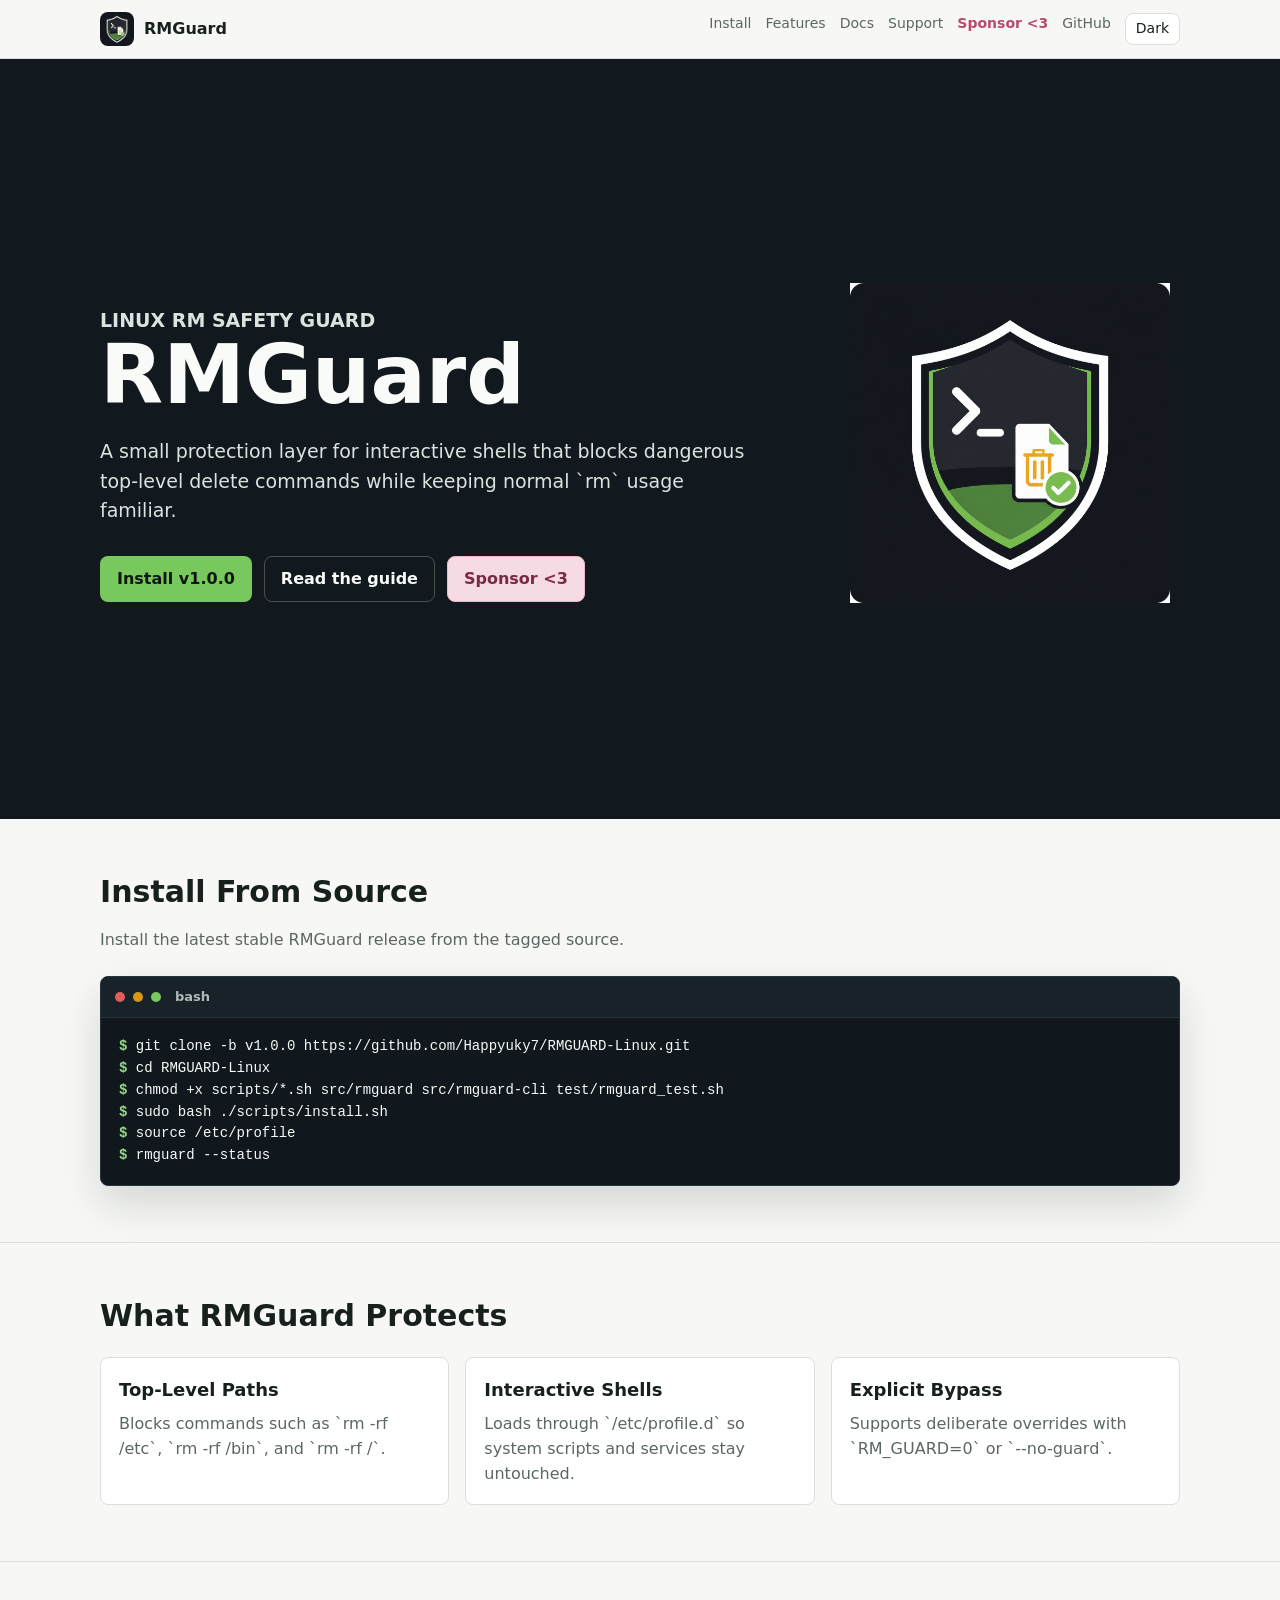
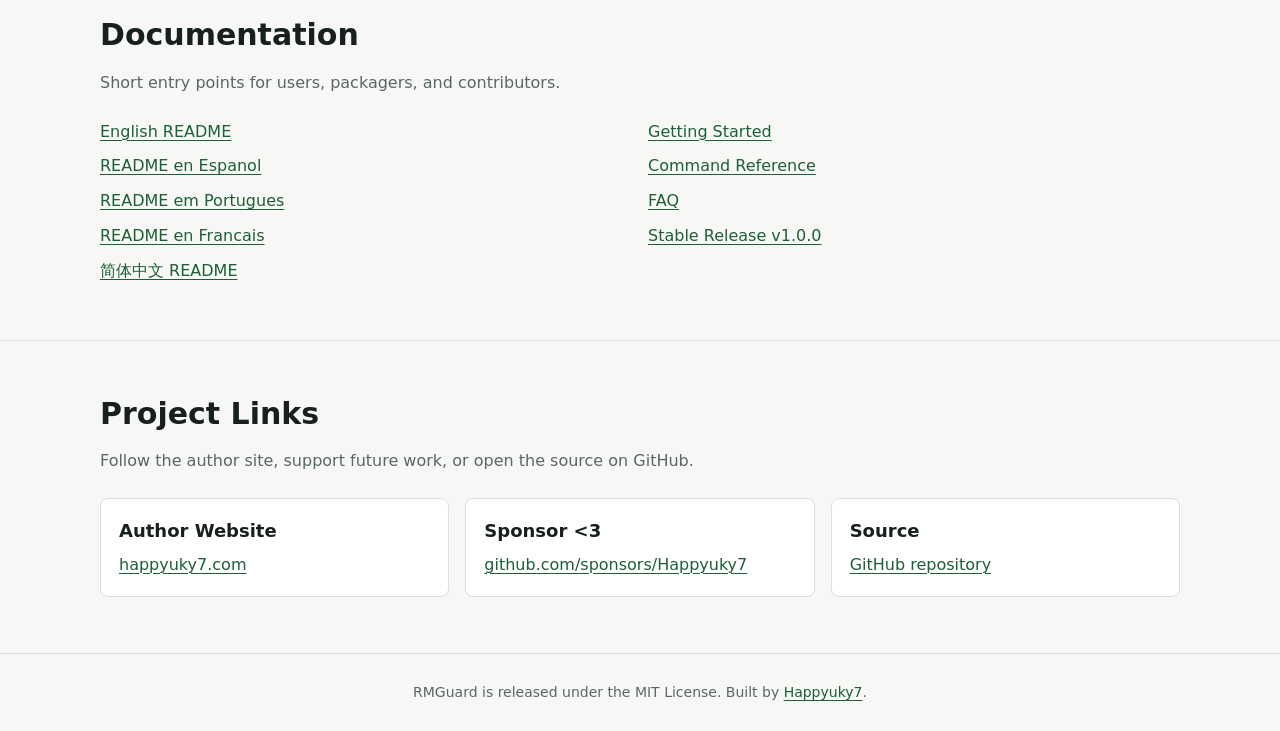
<file: docs/index.html>
<!doctype html>
<html lang="en">
  <head>
    <meta charset="utf-8">
    <meta name="viewport" content="width=device-width, initial-scale=1">
    <title>RMGuard</title>
    <meta name="description" content="RMGuard protects interactive Linux shells from dangerous rm commands.">
    <link rel="stylesheet" href="assets/site.css">
    <script src="assets/site.js" defer></script>
  </head>
  <body>
    <header class="topbar">
      <nav class="nav" aria-label="Primary navigation">
        <a class="brand" href="#">
          <img src="assets/rmguard-logo.png" alt="RMGuard logo">
          <span>RMGuard</span>
        </a>
        <div class="nav-links">
          <a href="#install">Install</a>
          <a href="#features">Features</a>
          <a href="#docs">Docs</a>
          <a href="#support">Support</a>
          <a class="sponsor-link" href="https://github.com/sponsors/Happyuky7">Sponsor &lt;3</a>
          <a href="https://github.com/Happyuky7/RMGUARD-Linux">GitHub</a>
          <button class="theme-toggle" type="button" data-theme-toggle>Dark</button>
        </div>
      </nav>
    </header>

    <main>
      <section class="hero">
        <div class="hero-inner">
          <div>
            <p class="eyebrow">Linux rm safety guard</p>
            <h1>RMGuard</h1>
            <p>
              A small protection layer for interactive shells that blocks dangerous
              top-level delete commands while keeping normal `rm` usage familiar.
            </p>
            <div class="hero-actions">
              <a class="button primary" href="#install">Install v1.0.0</a>
              <a class="button secondary" href="GETTING_STARTED.html">Read the guide</a>
              <a class="button sponsor" href="https://github.com/sponsors/Happyuky7">Sponsor &lt;3</a>
            </div>
          </div>
          <img class="hero-logo" src="assets/rmguard-logo.png" alt="Shield logo for RMGuard">
        </div>
      </section>

      <section id="install" class="band">
        <div class="section">
          <h2>Install From Source</h2>
          <p class="lead">
            Install the latest stable RMGuard release from the tagged source.
          </p>
          <div class="terminal" aria-label="Bash install commands">
            <div class="terminal-bar">
              <span></span>
              <span></span>
              <span></span>
              <strong>bash</strong>
            </div>
            <pre><code><span class="prompt">$</span> git clone -b v1.0.0 https://github.com/Happyuky7/RMGUARD-Linux.git
<span class="prompt">$</span> cd RMGUARD-Linux
<span class="prompt">$</span> chmod +x scripts/*.sh src/rmguard src/rmguard-cli test/rmguard_test.sh
<span class="prompt">$</span> sudo bash ./scripts/install.sh
<span class="prompt">$</span> source /etc/profile
<span class="prompt">$</span> rmguard --status</code></pre>
          </div>
        </div>
      </section>

      <section id="features" class="band">
        <div class="section">
          <h2>What RMGuard Protects</h2>
          <div class="grid">
            <article class="item">
              <h3>Top-Level Paths</h3>
              <p>Blocks commands such as `rm -rf /etc`, `rm -rf /bin`, and `rm -rf /`.</p>
            </article>
            <article class="item">
              <h3>Interactive Shells</h3>
              <p>Loads through `/etc/profile.d` so system scripts and services stay untouched.</p>
            </article>
            <article class="item">
              <h3>Explicit Bypass</h3>
              <p>Supports deliberate overrides with `RM_GUARD=0` or `--no-guard`.</p>
            </article>
          </div>
        </div>
      </section>

      <section id="docs" class="band">
        <div class="section">
          <h2>Documentation</h2>
          <p class="lead">Short entry points for users, packagers, and contributors.</p>
          <ul class="links-list">
            <li><a href="https://github.com/Happyuky7/RMGUARD-Linux/blob/master/README.md">English README</a></li>
            <li><a href="https://github.com/Happyuky7/RMGUARD-Linux/blob/master/README.es.md">README en Espanol</a></li>
            <li><a href="https://github.com/Happyuky7/RMGUARD-Linux/blob/master/README.pt-BR.md">README em Portugues</a></li>
            <li><a href="https://github.com/Happyuky7/RMGUARD-Linux/blob/master/README.fr.md">README en Francais</a></li>
            <li><a href="https://github.com/Happyuky7/RMGUARD-Linux/blob/master/README.zh-CN.md">简体中文 README</a></li>
            <li><a href="GETTING_STARTED.html">Getting Started</a></li>
            <li><a href="COMMANDS.html">Command Reference</a></li>
            <li><a href="FAQ.html">FAQ</a></li>
            <!--li><a href="GITHUB_PAGES.html">GitHub Pages Setup</a></li-->
            <li><a href="releases/v1.0.0.html">Stable Release v1.0.0</a></li>
          </ul>
        </div>
      </section>

      <section id="support" class="band">
        <div class="section">
          <h2>Project Links</h2>
          <p class="lead">
            Follow the author site, support future work, or open the source on GitHub.
          </p>
          <div class="grid">
            <article class="item">
              <h3>Author Website</h3>
              <p><a href="https://happyuky7.github.io/">happyuky7.com</a></p>
            </article>
            <article class="item">
              <h3>Sponsor &lt;3</h3>
              <p><a href="https://github.com/sponsors/Happyuky7">github.com/sponsors/Happyuky7</a></p>
            </article>
            <article class="item">
              <h3>Source</h3>
              <p><a href="https://github.com/Happyuky7/RMGUARD-Linux">GitHub repository</a></p>
            </article>
          </div>
        </div>
      </section>
    </main>

    <footer class="footer">
      RMGuard is released under the MIT License. Built by
      <a href="https://happyuky7.github.io/">Happyuky7</a>.
    </footer>
  </body>
</html>
</file>
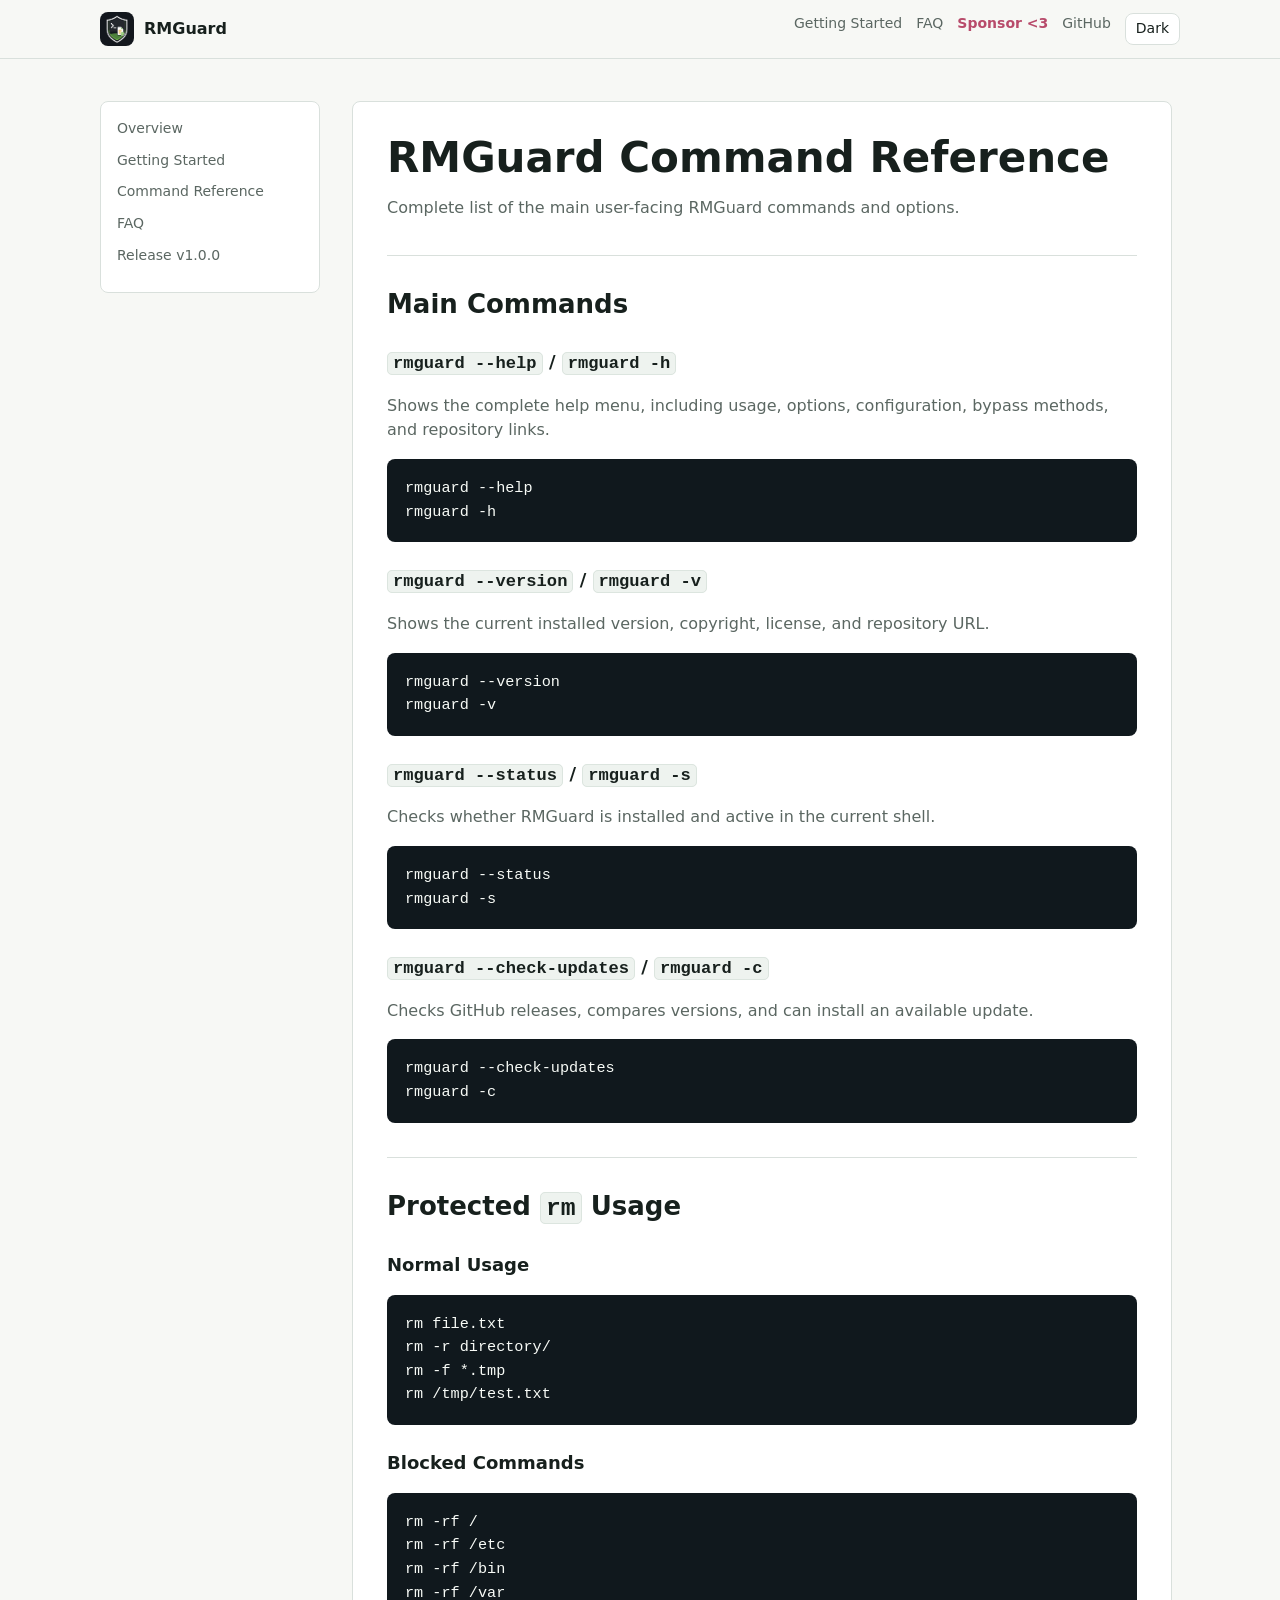
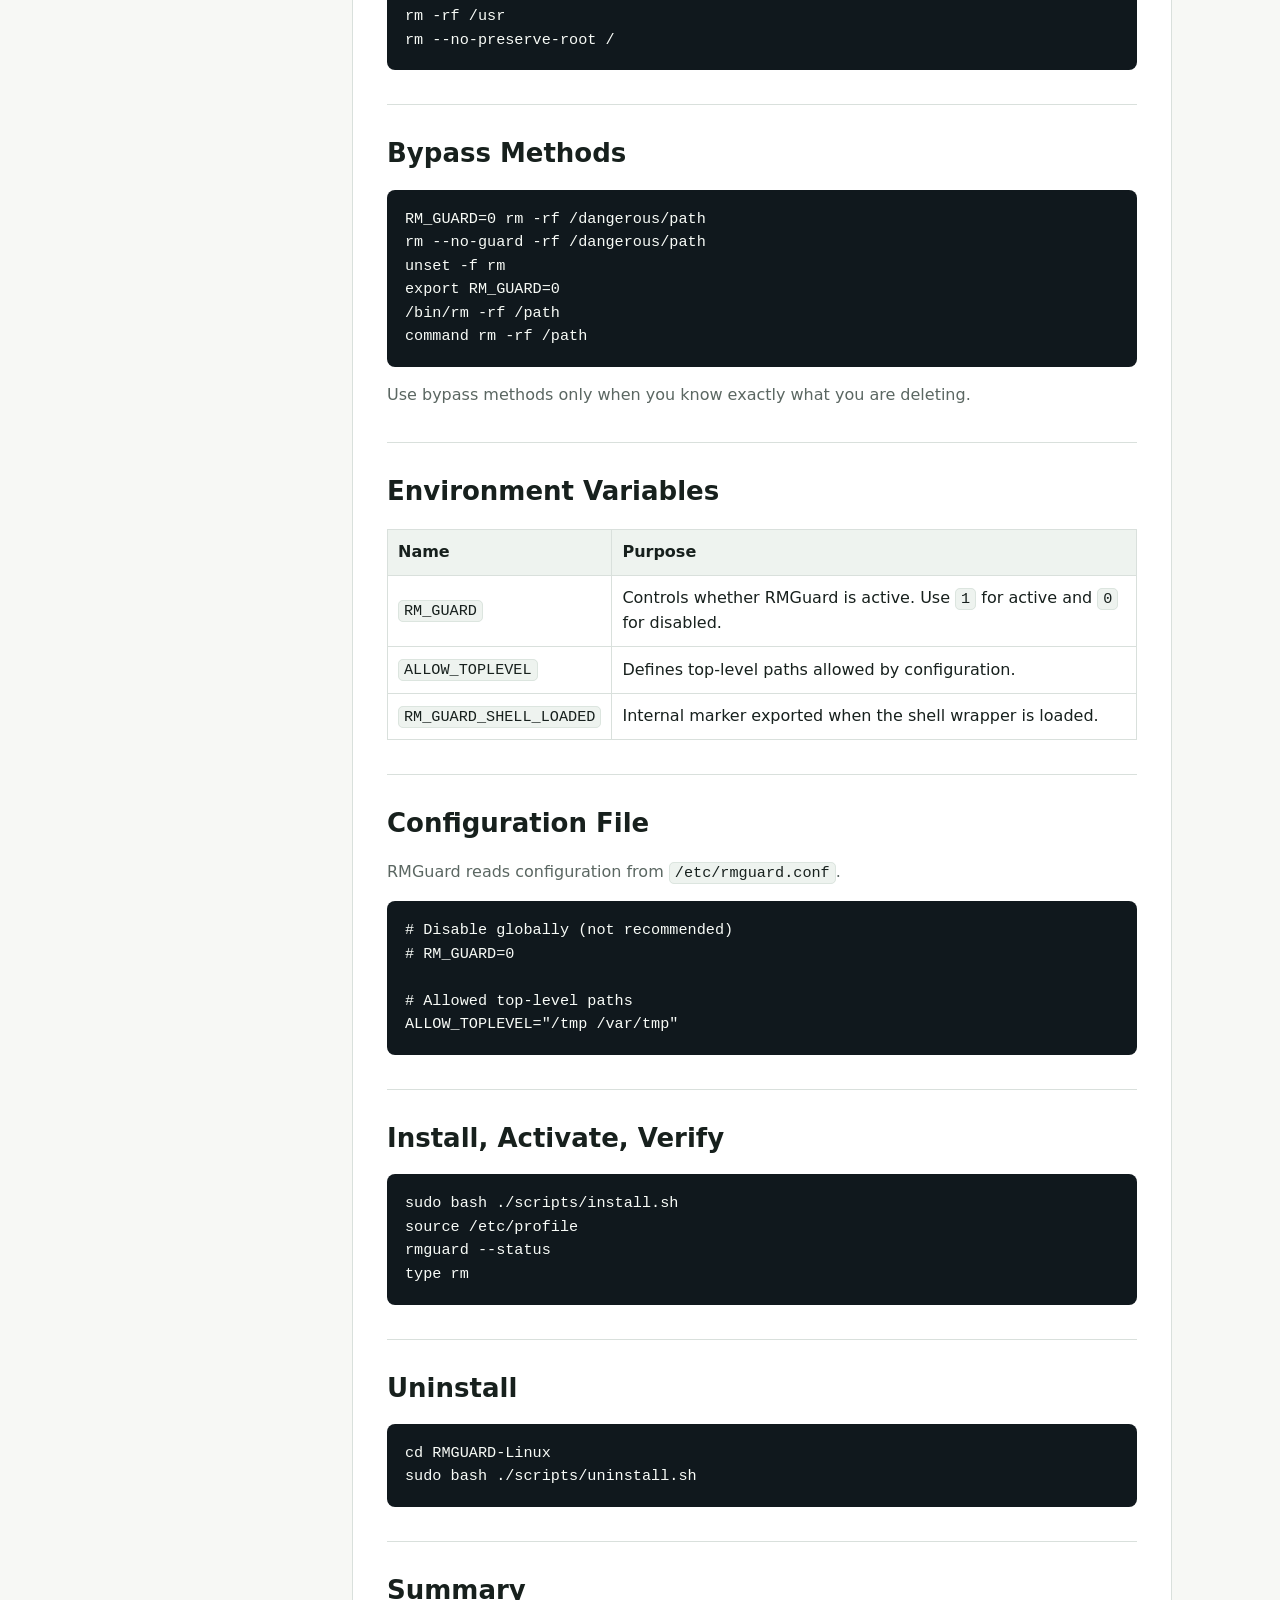
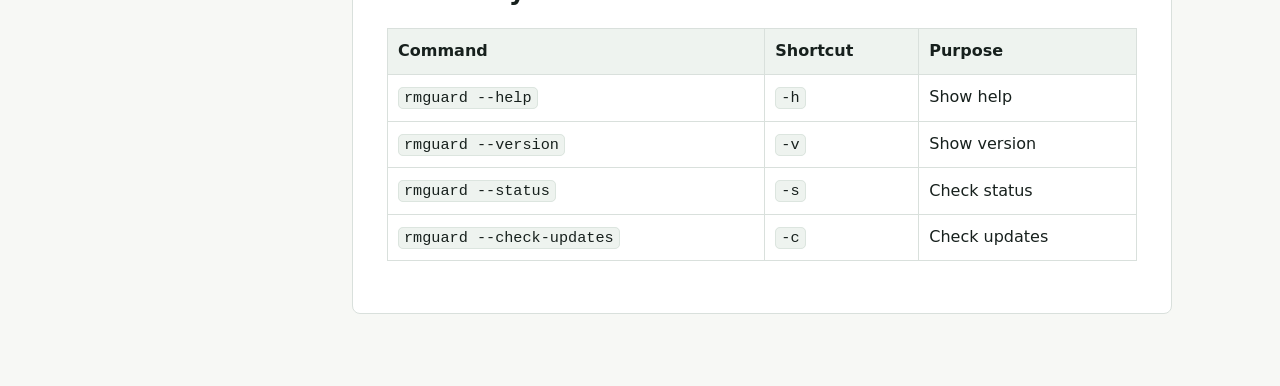
<file: docs/COMMANDS.html>
<!doctype html>
<html lang="en">
  <head>
    <meta charset="utf-8">
    <meta name="viewport" content="width=device-width, initial-scale=1">
    <title>RMGuard Command Reference</title>
    <meta name="description" content="Command reference for RMGuard.">
    <link rel="stylesheet" href="assets/site.css">
    <script src="assets/site.js" defer></script>
  </head>
  <body class="doc-shell">
    <header class="topbar">
      <nav class="nav" aria-label="Primary navigation">
        <a class="brand" href="index.html">
          <img src="assets/rmguard-logo.png" alt="RMGuard logo">
          <span>RMGuard</span>
        </a>
        <div class="nav-links">
          <a href="GETTING_STARTED.html">Getting Started</a>
          <a href="FAQ.html">FAQ</a>
          <a class="sponsor-link" href="https://github.com/sponsors/Happyuky7">Sponsor &lt;3</a>
          <a href="https://github.com/Happyuky7/RMGUARD-Linux">GitHub</a>
          <button class="theme-toggle" type="button" data-theme-toggle>Dark</button>
        </div>
      </nav>
    </header>
    <main class="doc-page">
      <aside class="doc-nav" aria-label="Documentation navigation">
        <a href="index.html">Overview</a>
        <a href="GETTING_STARTED.html">Getting Started</a>
        <a href="COMMANDS.html">Command Reference</a>
        <a href="FAQ.html">FAQ</a>
        <a href="releases/v1.0.0.html">Release v1.0.0</a>
      </aside>
      <article class="doc-content">
        <h1>RMGuard Command Reference</h1>
        <p>Complete list of the main user-facing RMGuard commands and options.</p>

        <h2>Main Commands</h2>
        <h3><code>rmguard --help</code> / <code>rmguard -h</code></h3>
        <p>Shows the complete help menu, including usage, options, configuration, bypass methods, and repository links.</p>
        <pre><code>rmguard --help
rmguard -h</code></pre>

        <h3><code>rmguard --version</code> / <code>rmguard -v</code></h3>
        <p>Shows the current installed version, copyright, license, and repository URL.</p>
        <pre><code>rmguard --version
rmguard -v</code></pre>

        <h3><code>rmguard --status</code> / <code>rmguard -s</code></h3>
        <p>Checks whether RMGuard is installed and active in the current shell.</p>
        <pre><code>rmguard --status
rmguard -s</code></pre>

        <h3><code>rmguard --check-updates</code> / <code>rmguard -c</code></h3>
        <p>Checks GitHub releases, compares versions, and can install an available update.</p>
        <pre><code>rmguard --check-updates
rmguard -c</code></pre>

        <h2>Protected <code>rm</code> Usage</h2>
        <h3>Normal Usage</h3>
        <pre><code>rm file.txt
rm -r directory/
rm -f *.tmp
rm /tmp/test.txt</code></pre>

        <h3>Blocked Commands</h3>
        <pre><code>rm -rf /
rm -rf /etc
rm -rf /bin
rm -rf /var
rm -rf /usr
rm --no-preserve-root /</code></pre>

        <h2>Bypass Methods</h2>
        <pre><code>RM_GUARD=0 rm -rf /dangerous/path
rm --no-guard -rf /dangerous/path
unset -f rm
export RM_GUARD=0
/bin/rm -rf /path
command rm -rf /path</code></pre>
        <p>Use bypass methods only when you know exactly what you are deleting.</p>

        <h2>Environment Variables</h2>
        <table>
          <thead>
            <tr><th>Name</th><th>Purpose</th></tr>
          </thead>
          <tbody>
            <tr><td><code>RM_GUARD</code></td><td>Controls whether RMGuard is active. Use <code>1</code> for active and <code>0</code> for disabled.</td></tr>
            <tr><td><code>ALLOW_TOPLEVEL</code></td><td>Defines top-level paths allowed by configuration.</td></tr>
            <tr><td><code>RM_GUARD_SHELL_LOADED</code></td><td>Internal marker exported when the shell wrapper is loaded.</td></tr>
          </tbody>
        </table>

        <h2>Configuration File</h2>
        <p>RMGuard reads configuration from <code>/etc/rmguard.conf</code>.</p>
        <pre><code># Disable globally (not recommended)
# RM_GUARD=0

# Allowed top-level paths
ALLOW_TOPLEVEL="/tmp /var/tmp"</code></pre>

        <h2>Install, Activate, Verify</h2>
        <pre><code>sudo bash ./scripts/install.sh
source /etc/profile
rmguard --status
type rm</code></pre>

        <h2>Uninstall</h2>
        <pre><code>cd RMGUARD-Linux
sudo bash ./scripts/uninstall.sh</code></pre>

        <h2>Summary</h2>
        <table>
          <thead>
            <tr><th>Command</th><th>Shortcut</th><th>Purpose</th></tr>
          </thead>
          <tbody>
            <tr><td><code>rmguard --help</code></td><td><code>-h</code></td><td>Show help</td></tr>
            <tr><td><code>rmguard --version</code></td><td><code>-v</code></td><td>Show version</td></tr>
            <tr><td><code>rmguard --status</code></td><td><code>-s</code></td><td>Check status</td></tr>
            <tr><td><code>rmguard --check-updates</code></td><td><code>-c</code></td><td>Check updates</td></tr>
          </tbody>
        </table>
      </article>
    </main>
  </body>
</html>
</file>
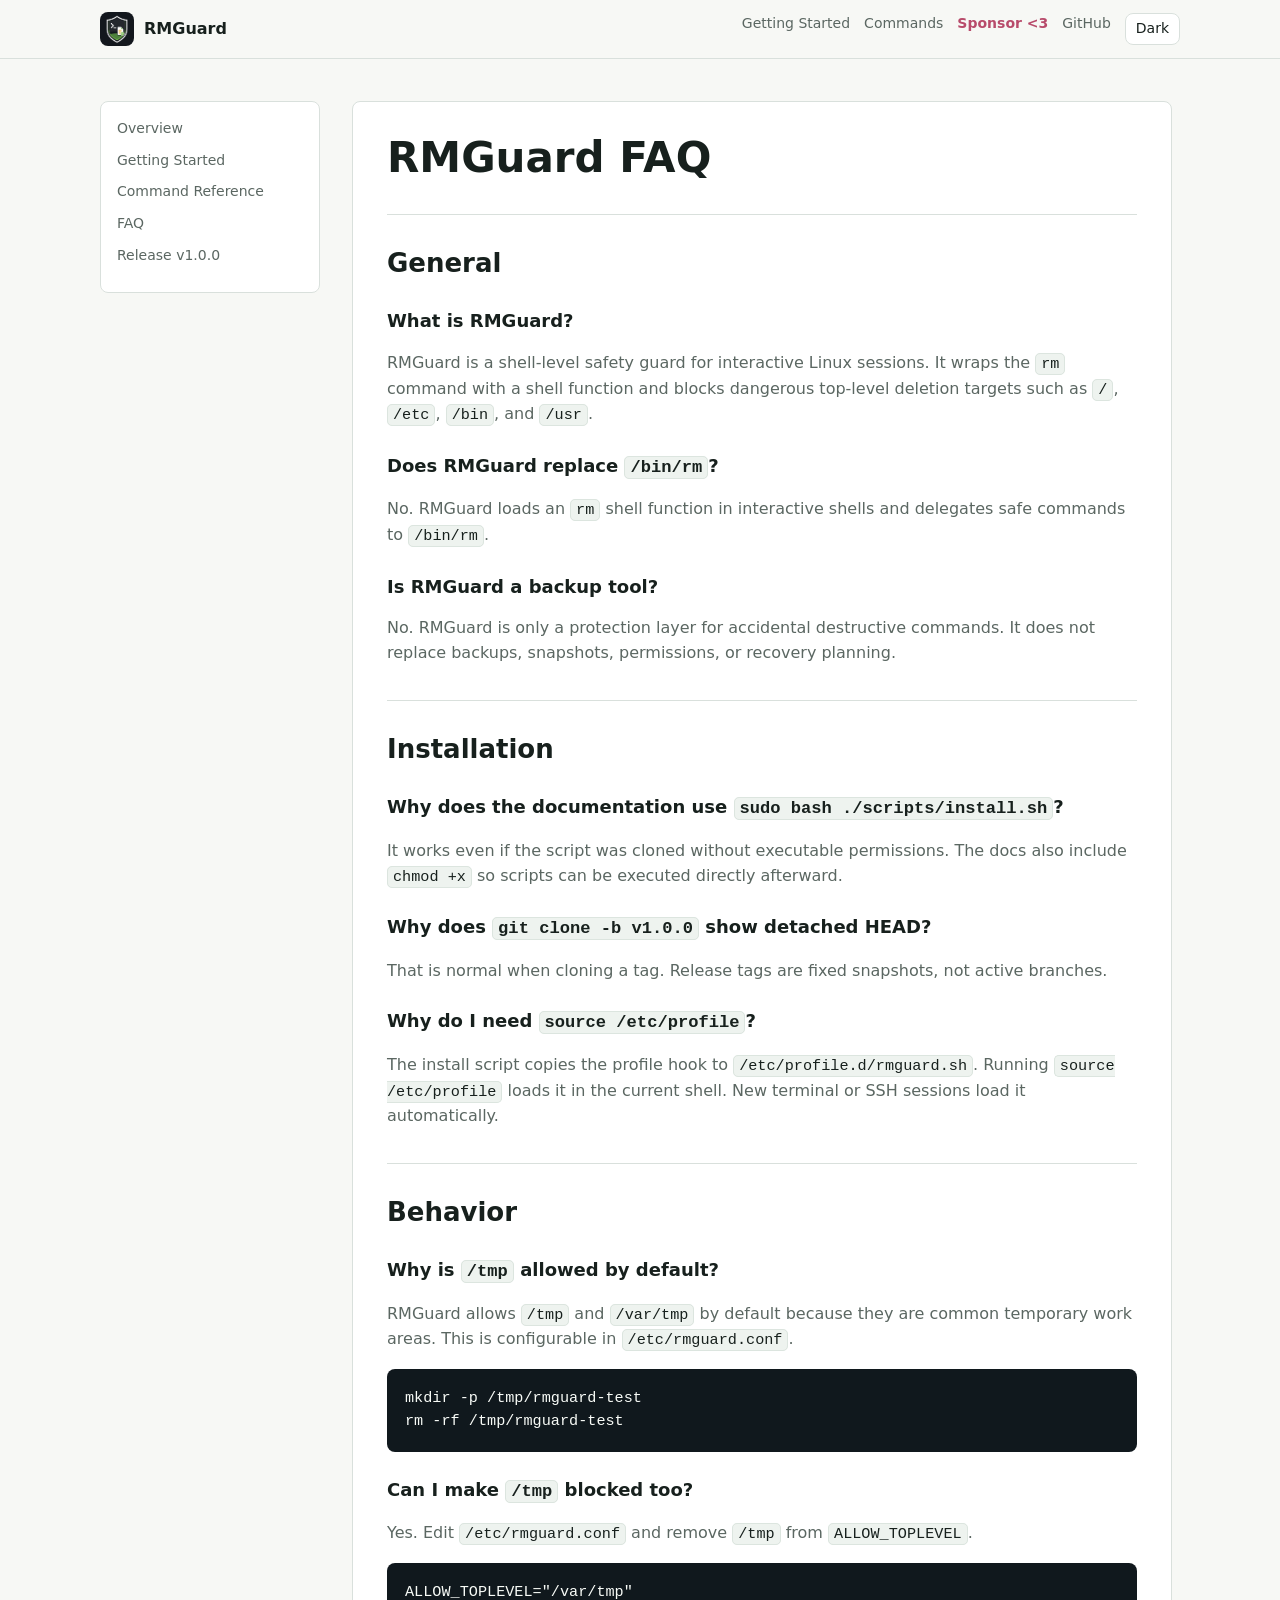
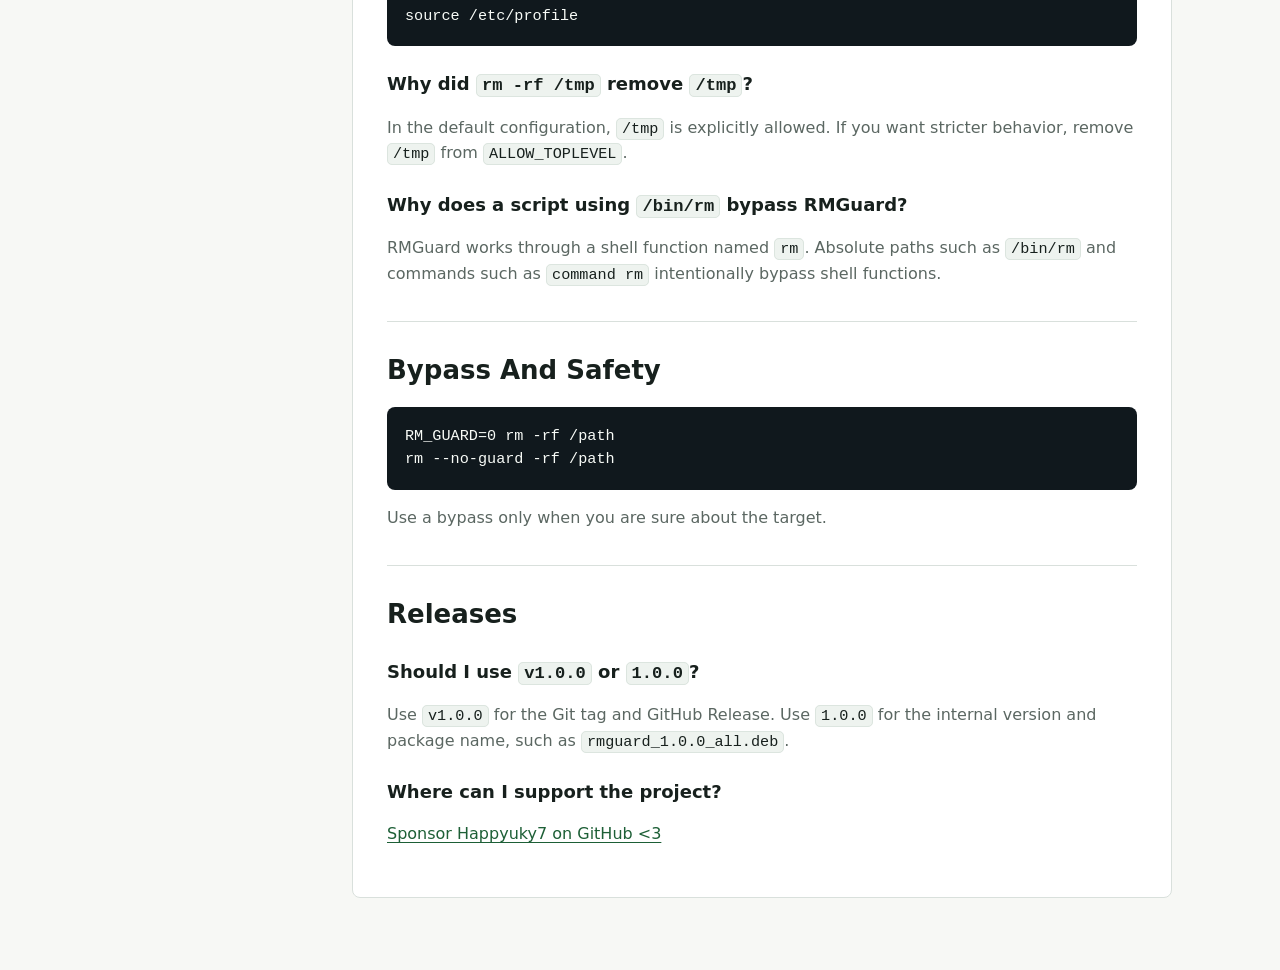
<file: docs/FAQ.html>
<!doctype html>
<html lang="en">
  <head>
    <meta charset="utf-8">
    <meta name="viewport" content="width=device-width, initial-scale=1">
    <title>RMGuard FAQ</title>
    <meta name="description" content="Frequently asked questions about RMGuard.">
    <link rel="stylesheet" href="assets/site.css">
    <script src="assets/site.js" defer></script>
  </head>
  <body class="doc-shell">
    <header class="topbar">
      <nav class="nav" aria-label="Primary navigation">
        <a class="brand" href="index.html">
          <img src="assets/rmguard-logo.png" alt="RMGuard logo">
          <span>RMGuard</span>
        </a>
        <div class="nav-links">
          <a href="GETTING_STARTED.html">Getting Started</a>
          <a href="COMMANDS.html">Commands</a>
          <a class="sponsor-link" href="https://github.com/sponsors/Happyuky7">Sponsor &lt;3</a>
          <a href="https://github.com/Happyuky7/RMGUARD-Linux">GitHub</a>
          <button class="theme-toggle" type="button" data-theme-toggle>Dark</button>
        </div>
      </nav>
    </header>
    <main class="doc-page">
      <aside class="doc-nav" aria-label="Documentation navigation">
        <a href="index.html">Overview</a>
        <a href="GETTING_STARTED.html">Getting Started</a>
        <a href="COMMANDS.html">Command Reference</a>
        <a href="FAQ.html">FAQ</a>
        <a href="releases/v1.0.0.html">Release v1.0.0</a>
      </aside>
      <article class="doc-content">
        <h1>RMGuard FAQ</h1>

        <h2>General</h2>
        <h3>What is RMGuard?</h3>
        <p>RMGuard is a shell-level safety guard for interactive Linux sessions. It wraps the <code>rm</code> command with a shell function and blocks dangerous top-level deletion targets such as <code>/</code>, <code>/etc</code>, <code>/bin</code>, and <code>/usr</code>.</p>

        <h3>Does RMGuard replace <code>/bin/rm</code>?</h3>
        <p>No. RMGuard loads an <code>rm</code> shell function in interactive shells and delegates safe commands to <code>/bin/rm</code>.</p>

        <h3>Is RMGuard a backup tool?</h3>
        <p>No. RMGuard is only a protection layer for accidental destructive commands. It does not replace backups, snapshots, permissions, or recovery planning.</p>

        <h2>Installation</h2>
        <h3>Why does the documentation use <code>sudo bash ./scripts/install.sh</code>?</h3>
        <p>It works even if the script was cloned without executable permissions. The docs also include <code>chmod +x</code> so scripts can be executed directly afterward.</p>

        <h3>Why does <code>git clone -b v1.0.0</code> show detached HEAD?</h3>
        <p>That is normal when cloning a tag. Release tags are fixed snapshots, not active branches.</p>

        <h3>Why do I need <code>source /etc/profile</code>?</h3>
        <p>The install script copies the profile hook to <code>/etc/profile.d/rmguard.sh</code>. Running <code>source /etc/profile</code> loads it in the current shell. New terminal or SSH sessions load it automatically.</p>

        <h2>Behavior</h2>
        <h3>Why is <code>/tmp</code> allowed by default?</h3>
        <p>RMGuard allows <code>/tmp</code> and <code>/var/tmp</code> by default because they are common temporary work areas. This is configurable in <code>/etc/rmguard.conf</code>.</p>
        <pre><code>mkdir -p /tmp/rmguard-test
rm -rf /tmp/rmguard-test</code></pre>

        <h3>Can I make <code>/tmp</code> blocked too?</h3>
        <p>Yes. Edit <code>/etc/rmguard.conf</code> and remove <code>/tmp</code> from <code>ALLOW_TOPLEVEL</code>.</p>
        <pre><code>ALLOW_TOPLEVEL="/var/tmp"
source /etc/profile</code></pre>

        <h3>Why did <code>rm -rf /tmp</code> remove <code>/tmp</code>?</h3>
        <p>In the default configuration, <code>/tmp</code> is explicitly allowed. If you want stricter behavior, remove <code>/tmp</code> from <code>ALLOW_TOPLEVEL</code>.</p>

        <h3>Why does a script using <code>/bin/rm</code> bypass RMGuard?</h3>
        <p>RMGuard works through a shell function named <code>rm</code>. Absolute paths such as <code>/bin/rm</code> and commands such as <code>command rm</code> intentionally bypass shell functions.</p>

        <h2>Bypass And Safety</h2>
        <pre><code>RM_GUARD=0 rm -rf /path
rm --no-guard -rf /path</code></pre>
        <p>Use a bypass only when you are sure about the target.</p>

        <h2>Releases</h2>
        <h3>Should I use <code>v1.0.0</code> or <code>1.0.0</code>?</h3>
        <p>Use <code>v1.0.0</code> for the Git tag and GitHub Release. Use <code>1.0.0</code> for the internal version and package name, such as <code>rmguard_1.0.0_all.deb</code>.</p>

        <h3>Where can I support the project?</h3>
        <p><a href="https://github.com/sponsors/Happyuky7">Sponsor Happyuky7 on GitHub &lt;3</a></p>
      </article>
    </main>
  </body>
</html>
</file>
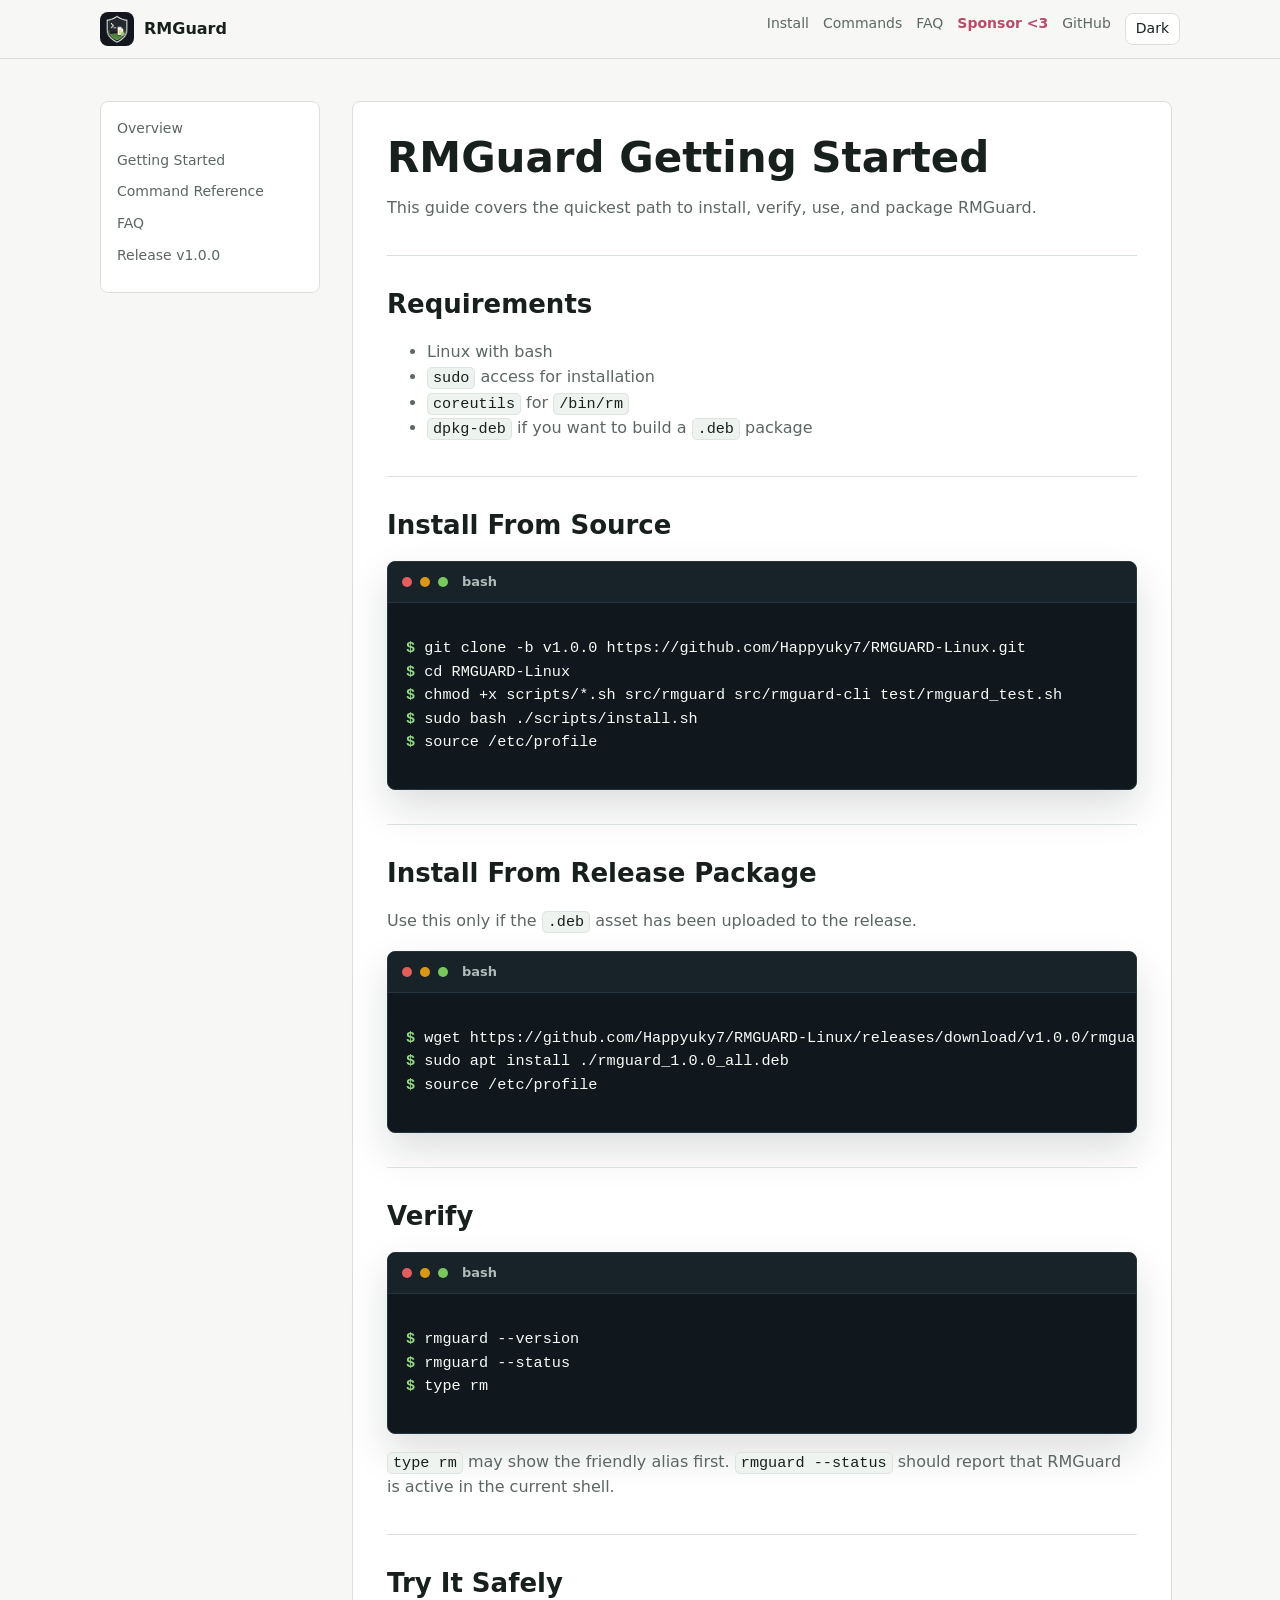
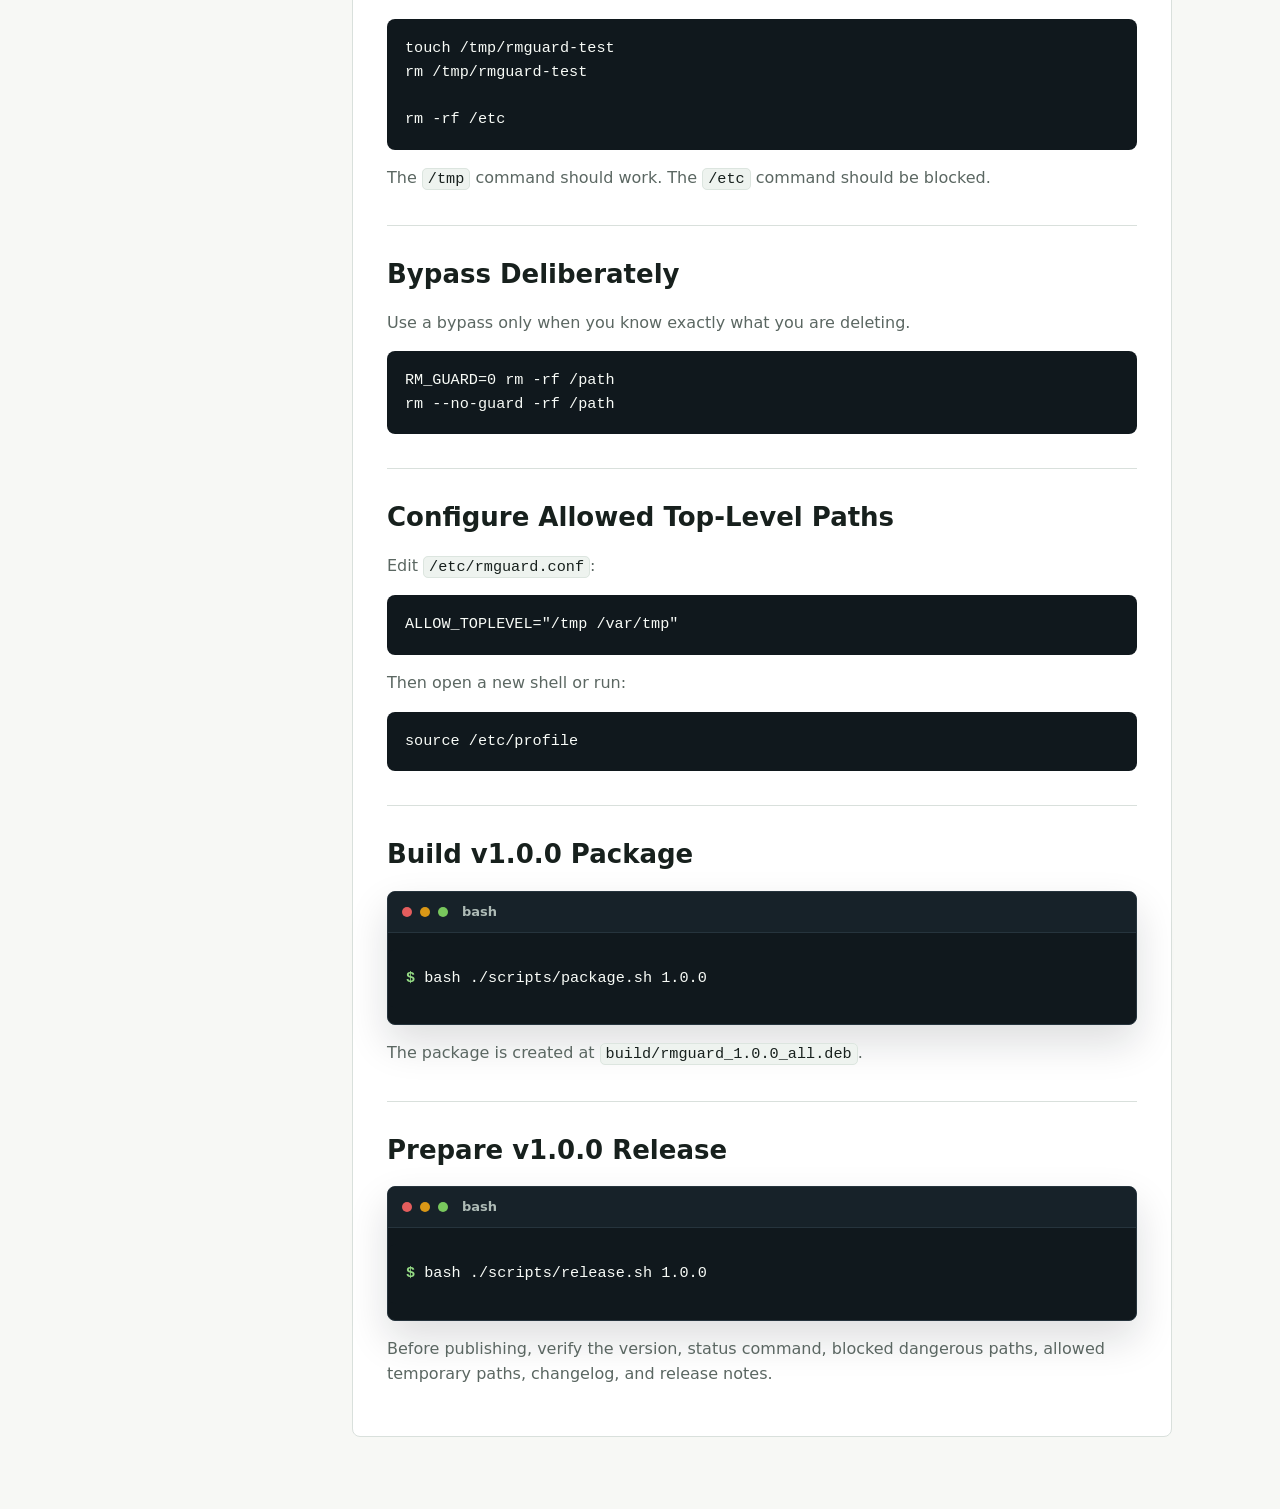
<file: docs/GETTING_STARTED.html>
<!doctype html>
<html lang="en">
  <head>
    <meta charset="utf-8">
    <meta name="viewport" content="width=device-width, initial-scale=1">
    <title>RMGuard Getting Started</title>
    <meta name="description" content="Install, verify, use, and package RMGuard.">
    <link rel="stylesheet" href="assets/site.css">
    <script src="assets/site.js" defer></script>
  </head>
  <body class="doc-shell">
    <header class="topbar">
      <nav class="nav" aria-label="Primary navigation">
        <a class="brand" href="index.html">
          <img src="assets/rmguard-logo.png" alt="RMGuard logo">
          <span>RMGuard</span>
        </a>
        <div class="nav-links">
          <a href="index.html#install">Install</a>
          <a href="COMMANDS.html">Commands</a>
          <a href="FAQ.html">FAQ</a>
          <a class="sponsor-link" href="https://github.com/sponsors/Happyuky7">Sponsor &lt;3</a>
          <a href="https://github.com/Happyuky7/RMGUARD-Linux">GitHub</a>
          <button class="theme-toggle" type="button" data-theme-toggle>Dark</button>
        </div>
      </nav>
    </header>
    <main class="doc-page">
      <aside class="doc-nav" aria-label="Documentation navigation">
        <a href="index.html">Overview</a>
        <a href="GETTING_STARTED.html">Getting Started</a>
        <a href="COMMANDS.html">Command Reference</a>
        <a href="FAQ.html">FAQ</a>
        <a href="releases/v1.0.0.html">Release v1.0.0</a>
      </aside>
      <article class="doc-content">
        <h1>RMGuard Getting Started</h1>
        <p>This guide covers the quickest path to install, verify, use, and package RMGuard.</p>

        <h2>Requirements</h2>
        <ul>
          <li>Linux with bash</li>
          <li><code>sudo</code> access for installation</li>
          <li><code>coreutils</code> for <code>/bin/rm</code></li>
          <li><code>dpkg-deb</code> if you want to build a <code>.deb</code> package</li>
        </ul>

        <h2>Install From Source</h2>
        <div class="terminal" aria-label="Bash install commands">
          <div class="terminal-bar">
            <span></span>
            <span></span>
            <span></span>
            <strong>bash</strong>
          </div>
          <pre><code><span class="prompt">$</span> git clone -b v1.0.0 https://github.com/Happyuky7/RMGUARD-Linux.git
<span class="prompt">$</span> cd RMGUARD-Linux
<span class="prompt">$</span> chmod +x scripts/*.sh src/rmguard src/rmguard-cli test/rmguard_test.sh
<span class="prompt">$</span> sudo bash ./scripts/install.sh
<span class="prompt">$</span> source /etc/profile</code></pre>
        </div>

        <h2>Install From Release Package</h2>
        <p>Use this only if the <code>.deb</code> asset has been uploaded to the release.</p>
        <div class="terminal" aria-label="Bash package install commands">
          <div class="terminal-bar">
            <span></span>
            <span></span>
            <span></span>
            <strong>bash</strong>
          </div>
          <pre><code><span class="prompt">$</span> wget https://github.com/Happyuky7/RMGUARD-Linux/releases/download/v1.0.0/rmguard_1.0.0_all.deb
<span class="prompt">$</span> sudo apt install ./rmguard_1.0.0_all.deb
<span class="prompt">$</span> source /etc/profile</code></pre>
        </div>

        <h2>Verify</h2>
        <div class="terminal" aria-label="Bash verify commands">
          <div class="terminal-bar">
            <span></span>
            <span></span>
            <span></span>
            <strong>bash</strong>
          </div>
          <pre><code><span class="prompt">$</span> rmguard --version
<span class="prompt">$</span> rmguard --status
<span class="prompt">$</span> type rm</code></pre>
        </div>
        <p><code>type rm</code> may show the friendly alias first. <code>rmguard --status</code> should report that RMGuard is active in the current shell.</p>

        <h2>Try It Safely</h2>
        <pre><code>touch /tmp/rmguard-test
rm /tmp/rmguard-test

rm -rf /etc</code></pre>
        <p>The <code>/tmp</code> command should work. The <code>/etc</code> command should be blocked.</p>

        <h2>Bypass Deliberately</h2>
        <p>Use a bypass only when you know exactly what you are deleting.</p>
        <pre><code>RM_GUARD=0 rm -rf /path
rm --no-guard -rf /path</code></pre>

        <h2>Configure Allowed Top-Level Paths</h2>
        <p>Edit <code>/etc/rmguard.conf</code>:</p>
        <pre><code>ALLOW_TOPLEVEL="/tmp /var/tmp"</code></pre>
        <p>Then open a new shell or run:</p>
        <pre><code>source /etc/profile</code></pre>

        <h2>Build v1.0.0 Package</h2>
        <div class="terminal" aria-label="Bash package build command">
          <div class="terminal-bar">
            <span></span>
            <span></span>
            <span></span>
            <strong>bash</strong>
          </div>
          <pre><code><span class="prompt">$</span> bash ./scripts/package.sh 1.0.0</code></pre>
        </div>
        <p>The package is created at <code>build/rmguard_1.0.0_all.deb</code>.</p>

        <h2>Prepare v1.0.0 Release</h2>
        <div class="terminal" aria-label="Bash release command">
          <div class="terminal-bar">
            <span></span>
            <span></span>
            <span></span>
            <strong>bash</strong>
          </div>
          <pre><code><span class="prompt">$</span> bash ./scripts/release.sh 1.0.0</code></pre>
        </div>
        <p>Before publishing, verify the version, status command, blocked dangerous paths, allowed temporary paths, changelog, and release notes.</p>
      </article>
    </main>
  </body>
</html>
</file>
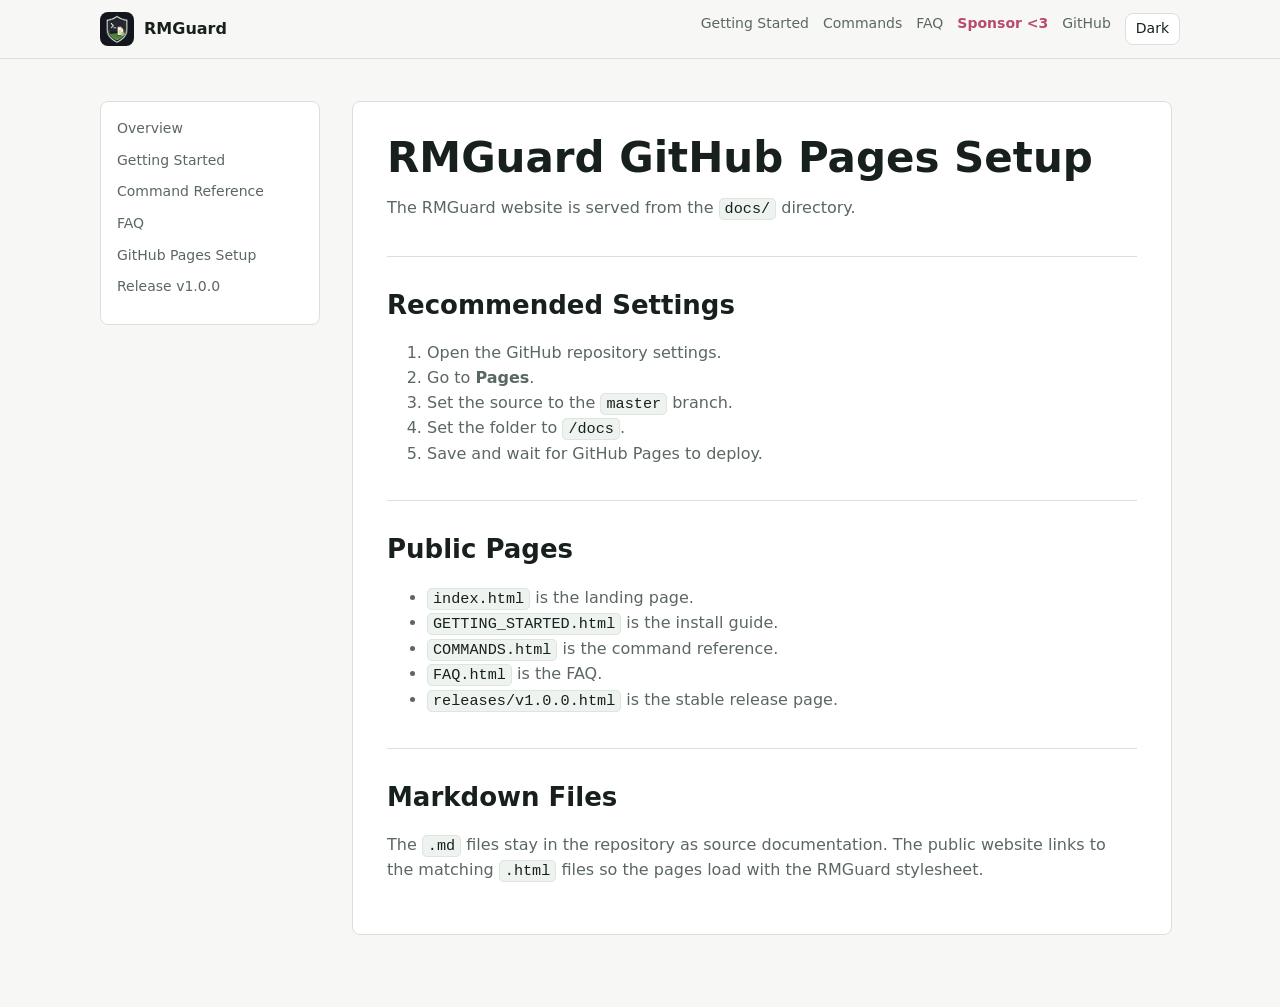
<file: docs/GITHUB_PAGES.html>
<!doctype html>
<html lang="en">
  <head>
    <meta charset="utf-8">
    <meta name="viewport" content="width=device-width, initial-scale=1">
    <title>RMGuard GitHub Pages Setup</title>
    <meta name="description" content="GitHub Pages setup notes for RMGuard.">
    <link rel="stylesheet" href="assets/site.css">
    <script src="assets/site.js" defer></script>
  </head>
  <body class="doc-shell">
    <header class="topbar">
      <nav class="nav" aria-label="Primary navigation">
        <a class="brand" href="index.html">
          <img src="assets/rmguard-logo.png" alt="RMGuard logo">
          <span>RMGuard</span>
        </a>
        <div class="nav-links">
          <a href="GETTING_STARTED.html">Getting Started</a>
          <a href="COMMANDS.html">Commands</a>
          <a href="FAQ.html">FAQ</a>
          <a class="sponsor-link" href="https://github.com/sponsors/Happyuky7">Sponsor &lt;3</a>
          <a href="https://github.com/Happyuky7/RMGUARD-Linux">GitHub</a>
          <button class="theme-toggle" type="button" data-theme-toggle>Dark</button>
        </div>
      </nav>
    </header>
    <main class="doc-page">
      <aside class="doc-nav" aria-label="Documentation navigation">
        <a href="index.html">Overview</a>
        <a href="GETTING_STARTED.html">Getting Started</a>
        <a href="COMMANDS.html">Command Reference</a>
        <a href="FAQ.html">FAQ</a>
        <a href="GITHUB_PAGES.html">GitHub Pages Setup</a>
        <a href="releases/v1.0.0.html">Release v1.0.0</a>
      </aside>
      <article class="doc-content">
        <h1>RMGuard GitHub Pages Setup</h1>
        <p>The RMGuard website is served from the <code>docs/</code> directory.</p>

        <h2>Recommended Settings</h2>
        <ol>
          <li>Open the GitHub repository settings.</li>
          <li>Go to <strong>Pages</strong>.</li>
          <li>Set the source to the <code>master</code> branch.</li>
          <li>Set the folder to <code>/docs</code>.</li>
          <li>Save and wait for GitHub Pages to deploy.</li>
        </ol>

        <h2>Public Pages</h2>
        <ul>
          <li><code>index.html</code> is the landing page.</li>
          <li><code>GETTING_STARTED.html</code> is the install guide.</li>
          <li><code>COMMANDS.html</code> is the command reference.</li>
          <li><code>FAQ.html</code> is the FAQ.</li>
          <li><code>releases/v1.0.0.html</code> is the stable release page.</li>
        </ul>

        <h2>Markdown Files</h2>
        <p>The <code>.md</code> files stay in the repository as source documentation. The public website links to the matching <code>.html</code> files so the pages load with the RMGuard stylesheet.</p>
      </article>
    </main>
  </body>
</html>
</file>
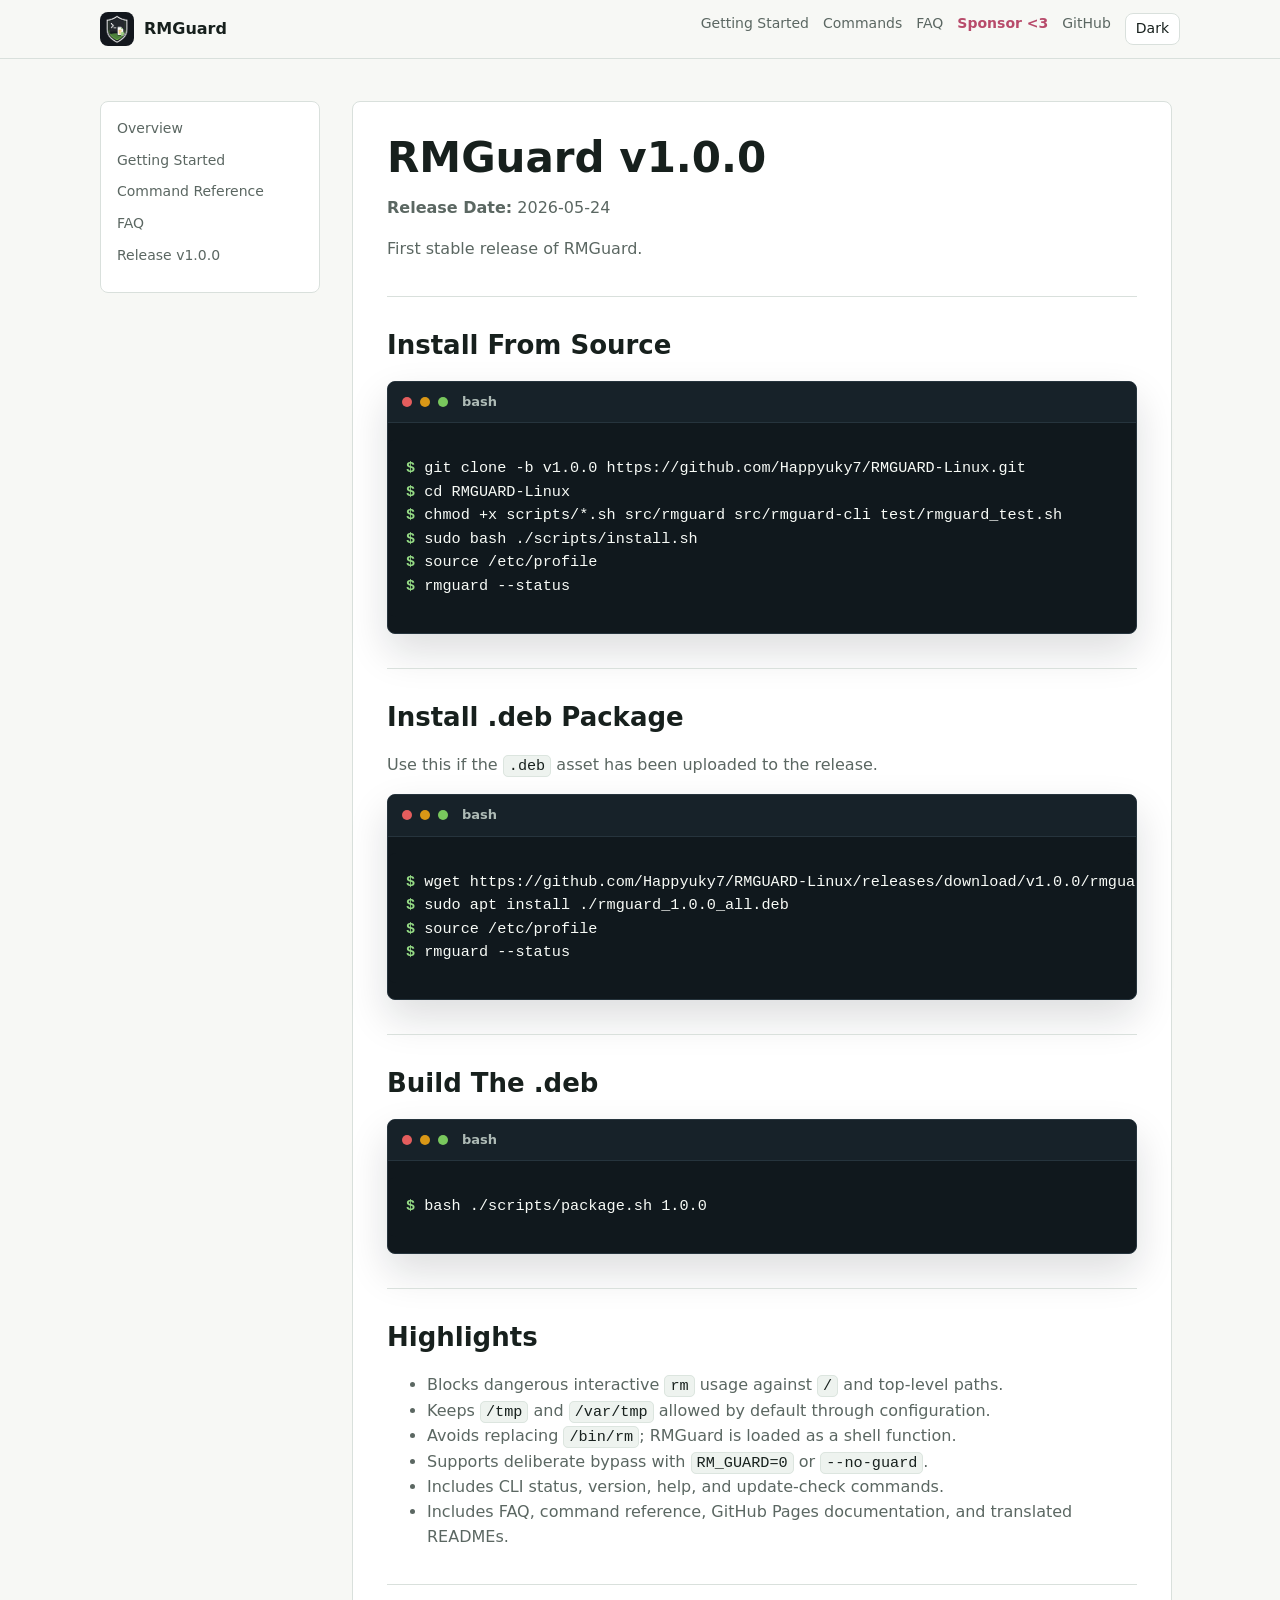
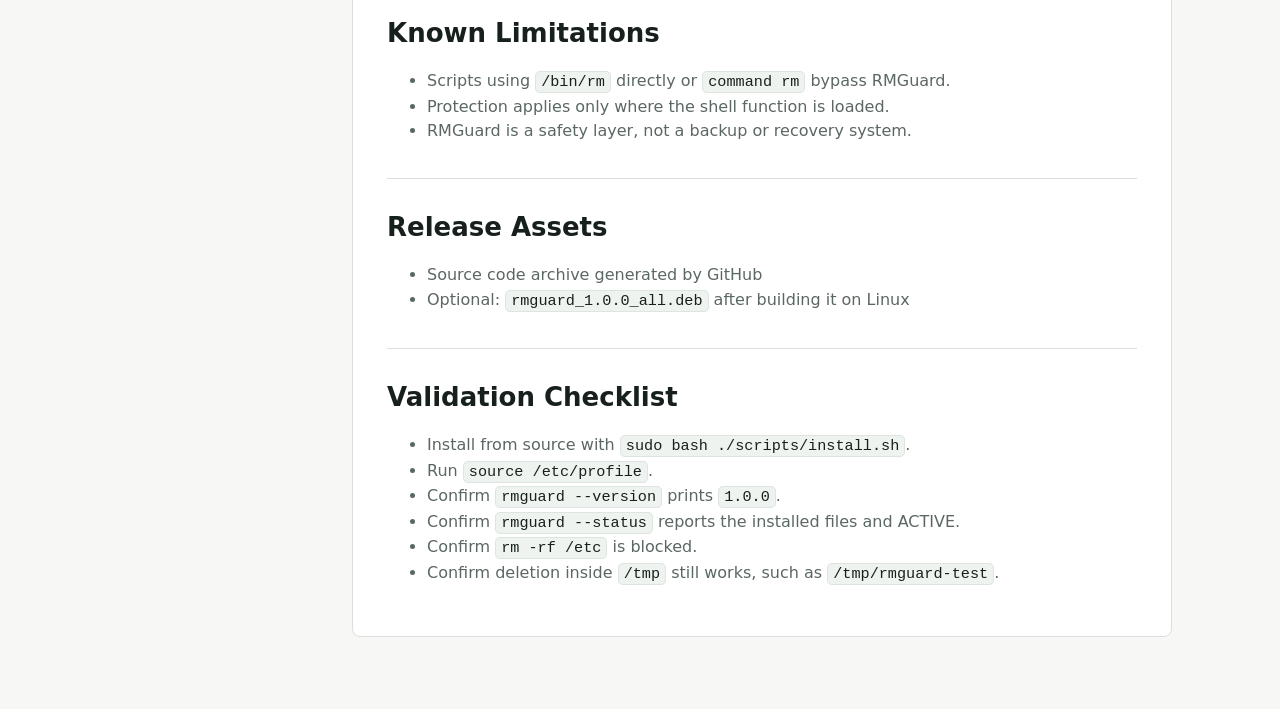
<file: docs/releases/v1.0.0.html>
<!doctype html>
<html lang="en">
  <head>
    <meta charset="utf-8">
    <meta name="viewport" content="width=device-width, initial-scale=1">
    <title>RMGuard v1.0.0</title>
    <meta name="description" content="Release notes for RMGuard v1.0.0.">
    <link rel="stylesheet" href="../assets/site.css">
    <script src="../assets/site.js" defer></script>
  </head>
  <body class="doc-shell">
    <header class="topbar">
      <nav class="nav" aria-label="Primary navigation">
        <a class="brand" href="../index.html">
          <img src="../assets/rmguard-logo.png" alt="RMGuard logo">
          <span>RMGuard</span>
        </a>
        <div class="nav-links">
          <a href="../GETTING_STARTED.html">Getting Started</a>
          <a href="../COMMANDS.html">Commands</a>
          <a href="../FAQ.html">FAQ</a>
          <a class="sponsor-link" href="https://github.com/sponsors/Happyuky7">Sponsor &lt;3</a>
          <a href="https://github.com/Happyuky7/RMGUARD-Linux">GitHub</a>
          <button class="theme-toggle" type="button" data-theme-toggle>Dark</button>
        </div>
      </nav>
    </header>
    <main class="doc-page">
      <aside class="doc-nav" aria-label="Documentation navigation">
        <a href="../index.html">Overview</a>
        <a href="../GETTING_STARTED.html">Getting Started</a>
        <a href="../COMMANDS.html">Command Reference</a>
        <a href="../FAQ.html">FAQ</a>
        <a href="v1.0.0.html">Release v1.0.0</a>
      </aside>
      <article class="doc-content">
        <h1>RMGuard v1.0.0</h1>
        <p><strong>Release Date:</strong> 2026-05-24</p>
        <p>First stable release of RMGuard.</p>

        <h2>Install From Source</h2>
        <div class="terminal" aria-label="Bash source install commands">
          <div class="terminal-bar">
            <span></span>
            <span></span>
            <span></span>
            <strong>bash</strong>
          </div>
          <pre><code><span class="prompt">$</span> git clone -b v1.0.0 https://github.com/Happyuky7/RMGUARD-Linux.git
<span class="prompt">$</span> cd RMGUARD-Linux
<span class="prompt">$</span> chmod +x scripts/*.sh src/rmguard src/rmguard-cli test/rmguard_test.sh
<span class="prompt">$</span> sudo bash ./scripts/install.sh
<span class="prompt">$</span> source /etc/profile
<span class="prompt">$</span> rmguard --status</code></pre>
        </div>

        <h2>Install .deb Package</h2>
        <p>Use this if the <code>.deb</code> asset has been uploaded to the release.</p>
        <div class="terminal" aria-label="Bash package install commands">
          <div class="terminal-bar">
            <span></span>
            <span></span>
            <span></span>
            <strong>bash</strong>
          </div>
          <pre><code><span class="prompt">$</span> wget https://github.com/Happyuky7/RMGUARD-Linux/releases/download/v1.0.0/rmguard_1.0.0_all.deb
<span class="prompt">$</span> sudo apt install ./rmguard_1.0.0_all.deb
<span class="prompt">$</span> source /etc/profile
<span class="prompt">$</span> rmguard --status</code></pre>
        </div>

        <h2>Build The .deb</h2>
        <div class="terminal" aria-label="Bash package build command">
          <div class="terminal-bar">
            <span></span>
            <span></span>
            <span></span>
            <strong>bash</strong>
          </div>
          <pre><code><span class="prompt">$</span> bash ./scripts/package.sh 1.0.0</code></pre>
        </div>

        <h2>Highlights</h2>
        <ul>
          <li>Blocks dangerous interactive <code>rm</code> usage against <code>/</code> and top-level paths.</li>
          <li>Keeps <code>/tmp</code> and <code>/var/tmp</code> allowed by default through configuration.</li>
          <li>Avoids replacing <code>/bin/rm</code>; RMGuard is loaded as a shell function.</li>
          <li>Supports deliberate bypass with <code>RM_GUARD=0</code> or <code>--no-guard</code>.</li>
          <li>Includes CLI status, version, help, and update-check commands.</li>
          <li>Includes FAQ, command reference, GitHub Pages documentation, and translated READMEs.</li>
        </ul>

        <h2>Known Limitations</h2>
        <ul>
          <li>Scripts using <code>/bin/rm</code> directly or <code>command rm</code> bypass RMGuard.</li>
          <li>Protection applies only where the shell function is loaded.</li>
          <li>RMGuard is a safety layer, not a backup or recovery system.</li>
        </ul>

        <h2>Release Assets</h2>
        <ul>
          <li>Source code archive generated by GitHub</li>
          <li>Optional: <code>rmguard_1.0.0_all.deb</code> after building it on Linux</li>
        </ul>

        <h2>Validation Checklist</h2>
        <ul>
          <li>Install from source with <code>sudo bash ./scripts/install.sh</code>.</li>
          <li>Run <code>source /etc/profile</code>.</li>
          <li>Confirm <code>rmguard --version</code> prints <code>1.0.0</code>.</li>
          <li>Confirm <code>rmguard --status</code> reports the installed files and ACTIVE.</li>
          <li>Confirm <code>rm -rf /etc</code> is blocked.</li>
          <li>Confirm deletion inside <code>/tmp</code> still works, such as <code>/tmp/rmguard-test</code>.</li>
        </ul>
      </article>
    </main>
  </body>
</html>
</file>
<file: docs/assets/site.css>
:root {
  color-scheme: light;
  --bg: #f7f8f5;
  --surface: #ffffff;
  --text: #17201d;
  --muted: #5b6762;
  --line: #d9e0dc;
  --green: #2f8f4e;
  --green-dark: #1d5f36;
  --amber: #d99716;
  --charcoal: #11191f;
  --topbar-bg: rgba(247, 248, 245, 0.92);
  --inline-code-bg: #eef3ef;
  --inline-code-line: #dce5df;
  --terminal-bg: #10181d;
  --terminal-bar: #172229;
  --terminal-line: #26343d;
}

* {
  box-sizing: border-box;
}

@media (prefers-color-scheme: dark) {
  :root {
    color-scheme: dark;
    --bg: #0d1310;
    --surface: #141c18;
    --text: #edf5ef;
    --muted: #a6b5ad;
    --line: #2b3831;
    --green: #7dd66a;
    --green-dark: #98df86;
    --amber: #e4b43e;
    --charcoal: #070b09;
    --topbar-bg: rgba(13, 19, 16, 0.92);
    --inline-code-bg: #1d2923;
    --inline-code-line: #33433b;
    --terminal-bg: #050807;
    --terminal-bar: #111a16;
    --terminal-line: #2d3b34;
  }
}

:root[data-theme="light"] {
  color-scheme: light;
  --bg: #f7f8f5;
  --surface: #ffffff;
  --text: #17201d;
  --muted: #5b6762;
  --line: #d9e0dc;
  --green: #2f8f4e;
  --green-dark: #1d5f36;
  --amber: #d99716;
  --charcoal: #11191f;
  --topbar-bg: rgba(247, 248, 245, 0.92);
  --inline-code-bg: #eef3ef;
  --inline-code-line: #dce5df;
  --terminal-bg: #10181d;
  --terminal-bar: #172229;
  --terminal-line: #26343d;
}

:root[data-theme="dark"] {
  color-scheme: dark;
  --bg: #0d1310;
  --surface: #141c18;
  --text: #edf5ef;
  --muted: #a6b5ad;
  --line: #2b3831;
  --green: #7dd66a;
  --green-dark: #98df86;
  --amber: #e4b43e;
  --charcoal: #070b09;
  --topbar-bg: rgba(13, 19, 16, 0.92);
  --inline-code-bg: #1d2923;
  --inline-code-line: #33433b;
  --terminal-bg: #050807;
  --terminal-bar: #111a16;
  --terminal-line: #2d3b34;
}

html {
  scroll-behavior: smooth;
}

body {
  margin: 0;
  background: var(--bg);
  color: var(--text);
  font-family: Inter, ui-sans-serif, system-ui, -apple-system, BlinkMacSystemFont, "Segoe UI", sans-serif;
  line-height: 1.55;
}

a {
  color: var(--green-dark);
  text-decoration-thickness: 1px;
  text-underline-offset: 3px;
}

.topbar {
  position: sticky;
  top: 0;
  z-index: 5;
  background: var(--topbar-bg);
  border-bottom: 1px solid var(--line);
  backdrop-filter: blur(12px);
}

.nav {
  align-items: center;
  display: flex;
  gap: 24px;
  justify-content: space-between;
  margin: 0 auto;
  max-width: 1120px;
  padding: 12px 20px;
}

.brand {
  align-items: center;
  color: var(--text);
  display: inline-flex;
  font-weight: 700;
  gap: 10px;
  text-decoration: none;
}

.brand img {
  border-radius: 8px;
  height: 34px;
  width: 34px;
}

.nav-links {
  display: flex;
  flex-wrap: wrap;
  gap: 14px;
  justify-content: flex-end;
}

.nav-links a {
  color: var(--muted);
  font-size: 14px;
  text-decoration: none;
}

.nav-links a:hover {
  color: var(--text);
}

.nav-links .sponsor-link {
  color: #b84b6b;
  font-weight: 700;
}

.theme-toggle {
  background: var(--surface);
  border: 1px solid var(--line);
  border-radius: 8px;
  color: var(--text);
  cursor: pointer;
  font: inherit;
  font-size: 14px;
  min-height: 30px;
  padding: 4px 10px;
}

.theme-toggle:hover {
  border-color: var(--green);
}

.hero {
  background: var(--charcoal);
  color: #f8fbf7;
}

.hero-inner {
  align-items: center;
  display: grid;
  gap: 44px;
  grid-template-columns: minmax(0, 1.1fr) minmax(220px, 340px);
  margin: 0 auto;
  max-width: 1120px;
  min-height: min(760px, calc(100vh - 56px));
  padding: 72px 20px 64px;
}

.eyebrow {
  color: #95db85;
  font-size: 14px;
  font-weight: 700;
  letter-spacing: 0;
  margin: 0 0 12px;
  text-transform: uppercase;
}

h1 {
  font-size: clamp(40px, 7vw, 82px);
  line-height: 0.98;
  letter-spacing: 0;
  margin: 0;
}

.hero p {
  color: #d9e4de;
  font-size: 19px;
  margin: 22px 0 0;
  max-width: 660px;
}

.hero-actions {
  display: flex;
  flex-wrap: wrap;
  gap: 12px;
  margin-top: 30px;
}

.button {
  align-items: center;
  border: 1px solid transparent;
  border-radius: 8px;
  display: inline-flex;
  font-weight: 700;
  justify-content: center;
  min-height: 44px;
  padding: 10px 16px;
  text-decoration: none;
}

.button.primary {
  background: #79c85d;
  color: #0d1712;
}

.button.secondary {
  border-color: #45534d;
  color: #f8fbf7;
}

.button.sponsor {
  background: #f6dbe4;
  border-color: #f0b6c8;
  color: #7a2944;
}

.hero-logo {
  display: block;
  justify-self: center;
  max-width: 320px;
  width: 100%;
}

.band {
  border-bottom: 1px solid var(--line);
}

.section {
  margin: 0 auto;
  max-width: 1120px;
  padding: 56px 20px;
}

.section h2 {
  font-size: 30px;
  line-height: 1.15;
  margin: 0 0 18px;
}

.lead {
  color: var(--muted);
  max-width: 760px;
}

.grid {
  display: grid;
  gap: 16px;
  grid-template-columns: repeat(3, minmax(0, 1fr));
  margin-top: 24px;
}

.item {
  background: var(--surface);
  border: 1px solid var(--line);
  border-radius: 8px;
  padding: 18px;
}

.item h3 {
  font-size: 18px;
  margin: 0 0 8px;
}

.item p {
  color: var(--muted);
  margin: 0;
}

.code,
.terminal {
  background: var(--terminal-bg);
  border-radius: 8px;
  color: #f8fbf7;
  overflow-x: auto;
}

.code {
  padding: 18px;
}

.code code,
.terminal code {
  font-family: "SFMono-Regular", Consolas, "Liberation Mono", monospace;
  font-size: 14px;
}

.terminal {
  border: 1px solid var(--terminal-line);
  box-shadow: 0 18px 40px rgba(16, 24, 29, 0.14);
  margin-top: 24px;
}

.terminal-bar {
  align-items: center;
  background: var(--terminal-bar);
  border-bottom: 1px solid var(--terminal-line);
  display: flex;
  gap: 8px;
  padding: 10px 14px;
}

.terminal-bar span {
  border-radius: 50%;
  display: inline-block;
  height: 10px;
  width: 10px;
}

.terminal-bar span:nth-child(1) {
  background: #e45d5d;
}

.terminal-bar span:nth-child(2) {
  background: #d99716;
}

.terminal-bar span:nth-child(3) {
  background: #79c85d;
}

.terminal-bar strong {
  color: #aebbb6;
  font-size: 13px;
  font-weight: 700;
  margin-left: 6px;
}

.terminal pre {
  margin: 0;
  padding: 18px;
}

.doc-content .terminal {
  margin: 16px 0;
}

.prompt {
  color: #95db85;
  font-weight: 700;
}

.links-list {
  columns: 2;
  list-style: none;
  margin: 24px 0 0;
  padding: 0;
}

.links-list li {
  break-inside: avoid;
  margin: 0 0 10px;
}

.footer {
  color: var(--muted);
  font-size: 14px;
  padding: 28px 20px;
  text-align: center;
}

.doc-shell {
  background: var(--bg);
  min-height: 100vh;
}

.doc-page {
  display: grid;
  gap: 32px;
  grid-template-columns: 220px minmax(0, 820px);
  margin: 0 auto;
  max-width: 1120px;
  padding: 42px 20px 72px;
}

.doc-nav {
  align-self: start;
  background: var(--surface);
  border: 1px solid var(--line);
  border-radius: 8px;
  padding: 16px;
  position: sticky;
  top: 76px;
}

.doc-nav a {
  color: var(--muted);
  display: block;
  font-size: 14px;
  margin: 0 0 10px;
  text-decoration: none;
}

.doc-nav a:hover {
  color: var(--text);
}

.doc-content {
  background: var(--surface);
  border: 1px solid var(--line);
  border-radius: 8px;
  padding: 34px;
}

.doc-content h1 {
  font-size: 42px;
  line-height: 1.05;
  margin-bottom: 14px;
}

.doc-content h2 {
  border-top: 1px solid var(--line);
  font-size: 26px;
  margin: 34px 0 14px;
  padding-top: 28px;
}

.doc-content h2:first-child {
  border-top: 0;
  margin-top: 0;
  padding-top: 0;
}

.doc-content h3 {
  font-size: 18px;
  margin: 24px 0 8px;
}

.doc-content p,
.doc-content li {
  color: var(--muted);
}

.doc-content code {
  background: var(--inline-code-bg);
  border: 1px solid var(--inline-code-line);
  border-radius: 5px;
  color: var(--text);
  font-family: "SFMono-Regular", Consolas, "Liberation Mono", monospace;
  font-size: 0.95em;
  padding: 1px 5px;
}

.doc-content pre {
  background: var(--terminal-bg);
  border-radius: 8px;
  color: #f8fbf7;
  margin: 16px 0;
  overflow-x: auto;
  padding: 18px;
}

.doc-content pre code {
  background: transparent;
  border: 0;
  color: inherit;
  padding: 0;
}

.doc-content table {
  border-collapse: collapse;
  margin: 18px 0;
  width: 100%;
}

.doc-content th,
.doc-content td {
  border: 1px solid var(--line);
  padding: 10px;
  text-align: left;
}

.doc-content th {
  background: var(--inline-code-bg);
}

@media (max-width: 820px) {
  .hero-inner {
    grid-template-columns: 1fr;
    min-height: auto;
    padding-top: 48px;
  }

  .hero-logo {
    max-width: 220px;
  }

  .grid {
    grid-template-columns: 1fr;
  }

  .links-list {
    columns: 1;
  }

  .doc-page {
    grid-template-columns: 1fr;
    padding-top: 24px;
  }

  .doc-nav {
    position: static;
  }

  .doc-content {
    padding: 24px 18px;
  }

  .doc-content h1 {
    font-size: 34px;
  }
}
</file>
